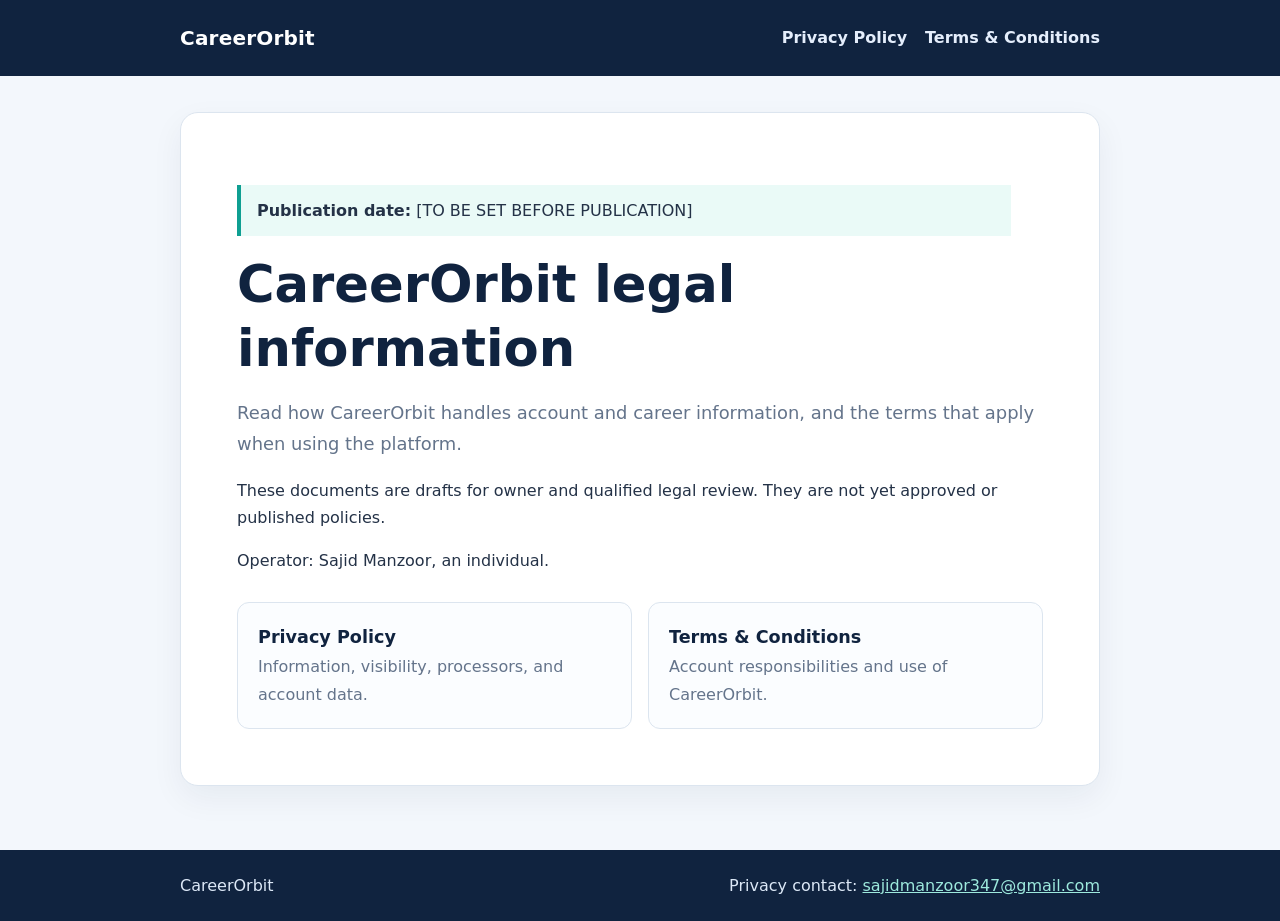
<file: index.html>
<!doctype html>
<html lang="en">
  <head>
    <meta charset="utf-8">
    <meta name="viewport" content="width=device-width, initial-scale=1">
    <meta name="description" content="CareerOrbit privacy policy and terms of use.">
    <title>CareerOrbit Legal</title>
    <link rel="stylesheet" href="styles.css">
  </head>
  <body>
    <header class="site-header">
      <div class="header-inner">
        <a class="brand" href="index.html">CareerOrbit</a>
        <nav aria-label="Legal navigation">
          <a href="privacy.html">Privacy Policy</a>
          <a href="terms.html">Terms &amp; Conditions</a>
        </nav>
      </div>
    </header>
    <main>
      <section class="hero" aria-labelledby="page-title">
        <p class="effective-date"><strong>Publication date:</strong> [TO BE SET BEFORE PUBLICATION]</p>
        <h1 id="page-title">CareerOrbit legal information</h1>
        <p class="lead">
          Read how CareerOrbit handles account and career information, and the terms
          that apply when using the platform.
        </p>
        <p>
          These documents are drafts for owner and qualified legal review. They are
          not yet approved or published policies.
        </p>
        <p>Operator: Sajid Manzoor, an individual.</p>
        <div class="link-grid">
          <a class="link-card" href="privacy.html">
            <strong>Privacy Policy</strong>
            <span>Information, visibility, processors, and account data.</span>
          </a>
          <a class="link-card" href="terms.html">
            <strong>Terms &amp; Conditions</strong>
            <span>Account responsibilities and use of CareerOrbit.</span>
          </a>
        </div>
      </section>
    </main>
    <footer class="site-footer">
      <div class="site-footer-inner">
        <span>CareerOrbit</span>
        <span>Privacy contact: <a href="mailto:sajidmanzoor347@gmail.com">sajidmanzoor347@gmail.com</a></span>
      </div>
    </footer>
  </body>
</html>
</file>
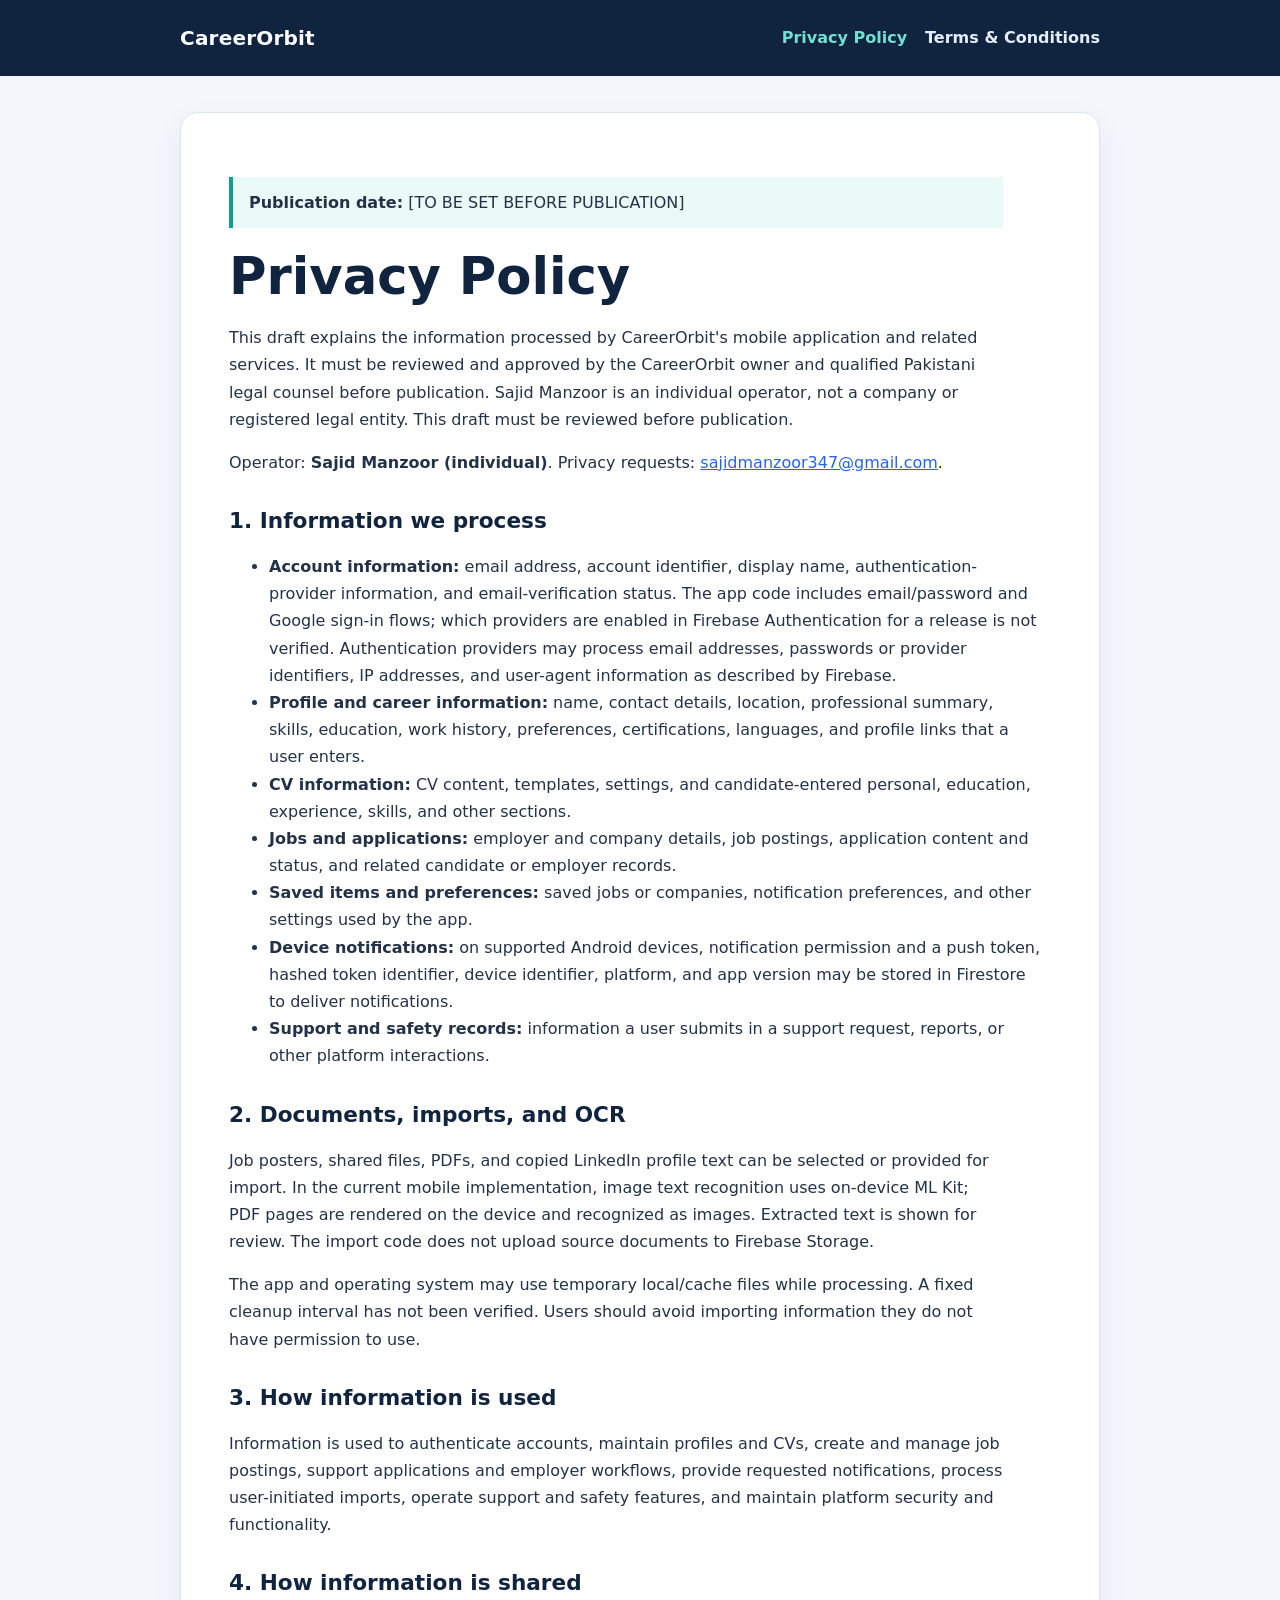
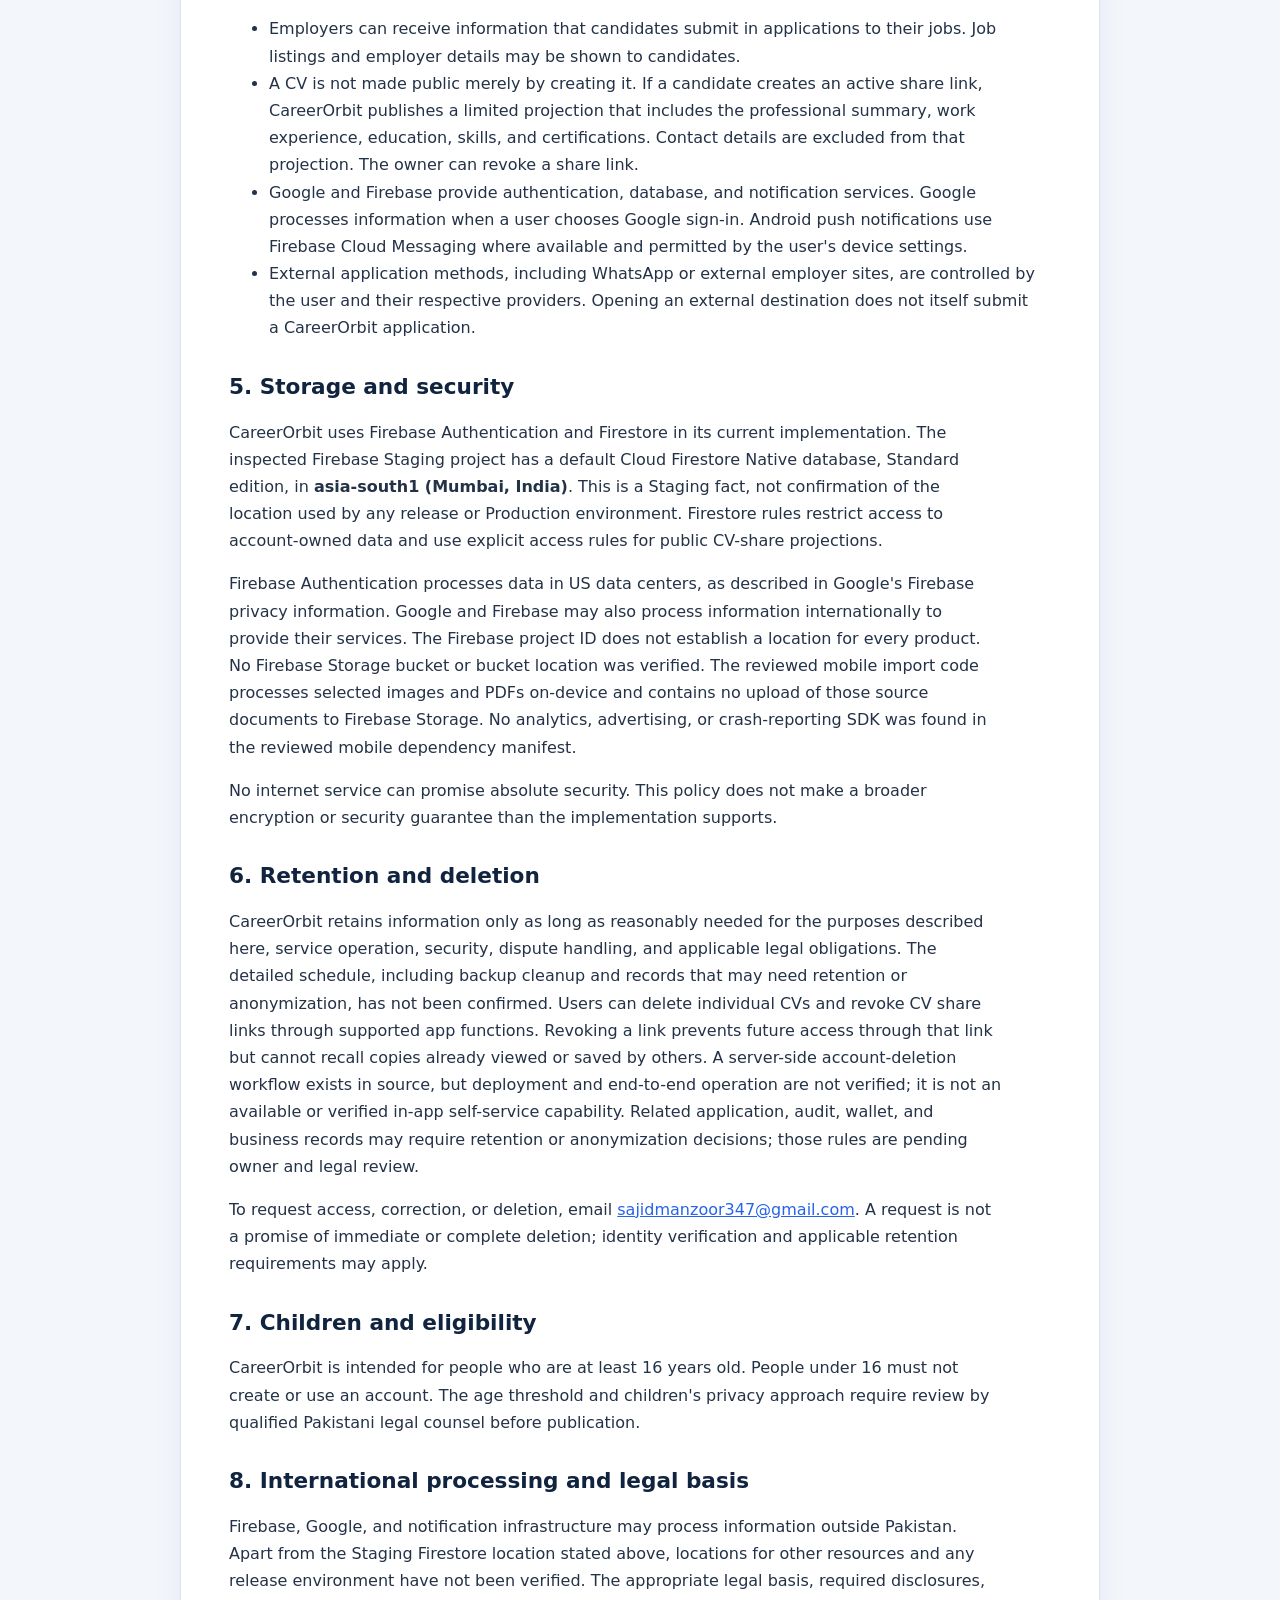
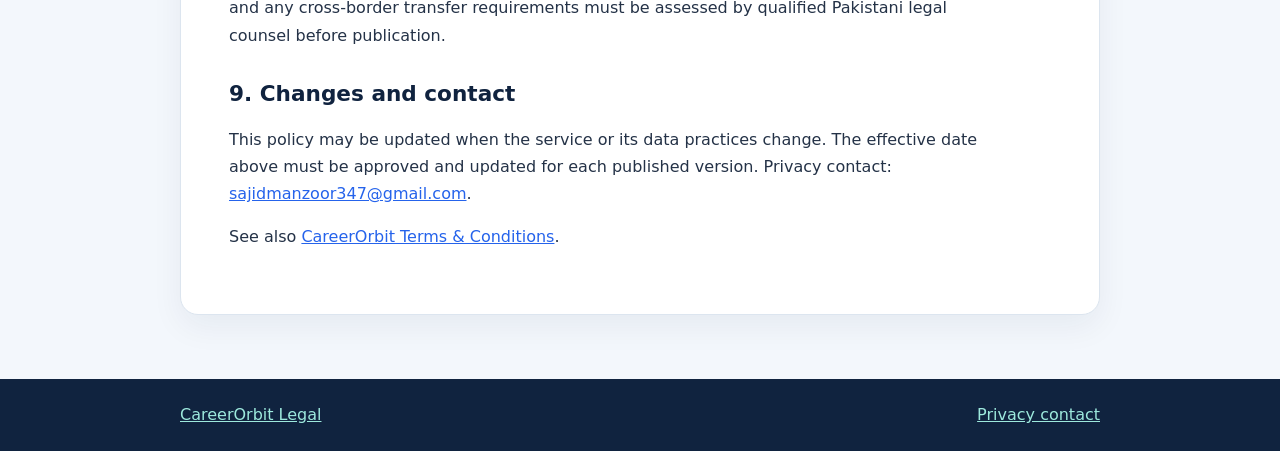
<file: privacy.html>
<!doctype html>
<html lang="en">
  <head>
    <meta charset="utf-8">
    <meta name="viewport" content="width=device-width, initial-scale=1">
    <meta name="description" content="Draft CareerOrbit Privacy Policy.">
    <title>Privacy Policy | CareerOrbit</title>
    <link rel="stylesheet" href="styles.css">
  </head>
  <body>
    <header class="site-header">
      <div class="header-inner">
        <a class="brand" href="index.html">CareerOrbit</a>
        <nav aria-label="Legal navigation">
          <a href="privacy.html" aria-current="page">Privacy Policy</a>
          <a href="terms.html">Terms &amp; Conditions</a>
        </nav>
      </div>
    </header>
    <main>
      <article>
        <p class="effective-date"><strong>Publication date:</strong> [TO BE SET BEFORE PUBLICATION]</p>
        <h1>Privacy Policy</h1>
        <p>
          This draft explains the information processed by CareerOrbit's mobile
          application and related services. It must be reviewed and approved by the
          CareerOrbit owner and qualified Pakistani legal counsel before publication.
          Sajid Manzoor is an individual operator, not a company or registered
          legal entity. This draft must be reviewed before publication.
        </p>
        <p>
          Operator: <strong>Sajid Manzoor (individual)</strong>. Privacy requests:
          <a href="mailto:sajidmanzoor347@gmail.com">sajidmanzoor347@gmail.com</a>.
        </p>

        <h2>1. Information we process</h2>
        <ul>
          <li>
            <strong>Account information:</strong> email address, account identifier,
            display name, authentication-provider information,
            and email-verification status. The app code includes email/password
            and Google sign-in flows; which providers are enabled in Firebase
            Authentication for a release is not verified. Authentication providers
            may process email addresses, passwords or provider identifiers, IP
            addresses, and user-agent information as described by Firebase.
          </li>
          <li>
            <strong>Profile and career information:</strong> name, contact details,
            location, professional summary, skills, education, work history,
            preferences, certifications, languages, and profile links that a user
            enters.
          </li>
          <li>
            <strong>CV information:</strong> CV content, templates, settings, and
            candidate-entered personal, education, experience, skills, and other
            sections.
          </li>
          <li>
            <strong>Jobs and applications:</strong> employer and company details,
            job postings, application content and status, and related candidate or
            employer records.
          </li>
          <li>
            <strong>Saved items and preferences:</strong> saved jobs or companies,
            notification preferences, and other settings used by the app.
          </li>
          <li>
            <strong>Device notifications:</strong> on supported Android devices,
            notification permission and a push token, hashed token identifier,
            device identifier, platform, and app version may be stored in
            Firestore to deliver notifications.
          </li>
          <li>
            <strong>Support and safety records:</strong> information a user submits
            in a support request, reports, or other platform interactions.
          </li>
        </ul>

        <h2>2. Documents, imports, and OCR</h2>
        <p>
          Job posters, shared files, PDFs, and copied LinkedIn profile text can be
          selected or provided for import. In the current mobile implementation,
          image text recognition uses on-device ML Kit; PDF pages are rendered on
          the device and recognized as images. Extracted text is shown for review.
          The import code does not upload source documents to Firebase Storage.
        </p>
        <p>
          The app and operating system may use temporary local/cache files while
          processing. A fixed cleanup interval has not been verified. Users should
          avoid importing information they do not have permission to use.
        </p>

        <h2>3. How information is used</h2>
        <p>
          Information is used to authenticate accounts, maintain profiles and CVs,
          create and manage job postings, support applications and employer
          workflows, provide requested notifications, process user-initiated
          imports, operate support and safety features, and maintain platform
          security and functionality.
        </p>

        <h2>4. How information is shared</h2>
        <ul>
          <li>
            Employers can receive information that candidates submit in applications
            to their jobs. Job listings and employer details may be shown to
            candidates.
          </li>
          <li>
            A CV is not made public merely by creating it. If a candidate creates an
            active share link, CareerOrbit publishes a limited projection that
            includes the professional summary, work experience, education, skills,
            and certifications. Contact details are excluded from that projection.
            The owner can revoke a share link.
          </li>
          <li>
            Google and Firebase provide authentication, database, and notification
            services. Google processes information when a user chooses Google
            sign-in. Android push notifications use Firebase Cloud Messaging
            where available and permitted by the user's device settings.
          </li>
          <li>
            External application methods, including WhatsApp or external employer
            sites, are controlled by the user and their respective providers.
            Opening an external destination does not itself submit a CareerOrbit
            application.
          </li>
        </ul>

        <h2>5. Storage and security</h2>
        <p>
          CareerOrbit uses Firebase Authentication and Firestore in its current
          implementation. The inspected Firebase Staging project has a default
          Cloud Firestore Native database, Standard edition, in
          <strong>asia-south1 (Mumbai, India)</strong>. This is a Staging fact, not
          confirmation of the location used by any release or Production
          environment. Firestore rules restrict access to account-owned data and
          use explicit access rules for public CV-share projections.
        </p>
        <p>
          Firebase Authentication processes data in US data centers, as described
          in Google's Firebase privacy information. Google and Firebase may also
          process information internationally to provide their services. The
          Firebase project ID does not establish a location for every product.
          No Firebase Storage bucket or bucket location was verified. The reviewed
          mobile import code processes selected images and PDFs on-device and
          contains no upload of those source documents to Firebase Storage. No
          analytics, advertising, or crash-reporting SDK was found in the reviewed
          mobile dependency manifest.
        </p>
        <p>
          No internet service can promise absolute security. This policy does not
          make a broader encryption or security guarantee than the implementation
          supports.
        </p>

        <h2>6. Retention and deletion</h2>
        <p>
          CareerOrbit retains information only as long as reasonably needed for
          the purposes described here, service operation, security, dispute
          handling, and applicable legal obligations. The detailed schedule,
          including backup cleanup and records that may need retention or
          anonymization, has not been confirmed. Users can delete individual CVs
          and revoke CV share links through supported app functions. Revoking a
          link prevents future access through that link but cannot recall copies
          already viewed or saved by others. A server-side account-deletion
          workflow exists in source, but deployment and end-to-end operation are
          not verified; it is not an available or verified in-app self-service
          capability. Related
          application, audit, wallet, and business records may require retention or
          anonymization decisions; those rules are pending owner and legal review.
        </p>
        <p>
          To request access, correction, or deletion, email
          <a href="mailto:sajidmanzoor347@gmail.com">sajidmanzoor347@gmail.com</a>.
          A request is not a promise of immediate or complete deletion; identity
          verification and applicable retention requirements may apply.
        </p>

        <h2>7. Children and eligibility</h2>
        <p>
          CareerOrbit is intended for people who are at least 16 years old. People
          under 16 must not create or use an account. The age threshold and
          children's privacy approach require review by qualified Pakistani legal
          counsel before publication.
        </p>

        <h2>8. International processing and legal basis</h2>
        <p>
          Firebase, Google, and notification infrastructure may process
          information outside Pakistan. Apart from the Staging Firestore location
          stated above, locations for other resources and any release environment
          have not been verified. The appropriate legal basis, required disclosures,
          and any cross-border transfer requirements must be assessed by qualified
          Pakistani legal counsel before publication.
        </p>

        <h2>9. Changes and contact</h2>
        <p>
          This policy may be updated when the service or its data practices change.
          The effective date above must be approved and updated for each published
          version. Privacy contact:
          <a href="mailto:sajidmanzoor347@gmail.com">sajidmanzoor347@gmail.com</a>.
        </p>
        <p>See also <a href="terms.html">CareerOrbit Terms &amp; Conditions</a>.</p>
      </article>
    </main>
    <footer class="site-footer">
      <div class="site-footer-inner">
        <a href="index.html">CareerOrbit Legal</a>
        <a href="mailto:sajidmanzoor347@gmail.com">Privacy contact</a>
      </div>
    </footer>
  </body>
</html>
</file>
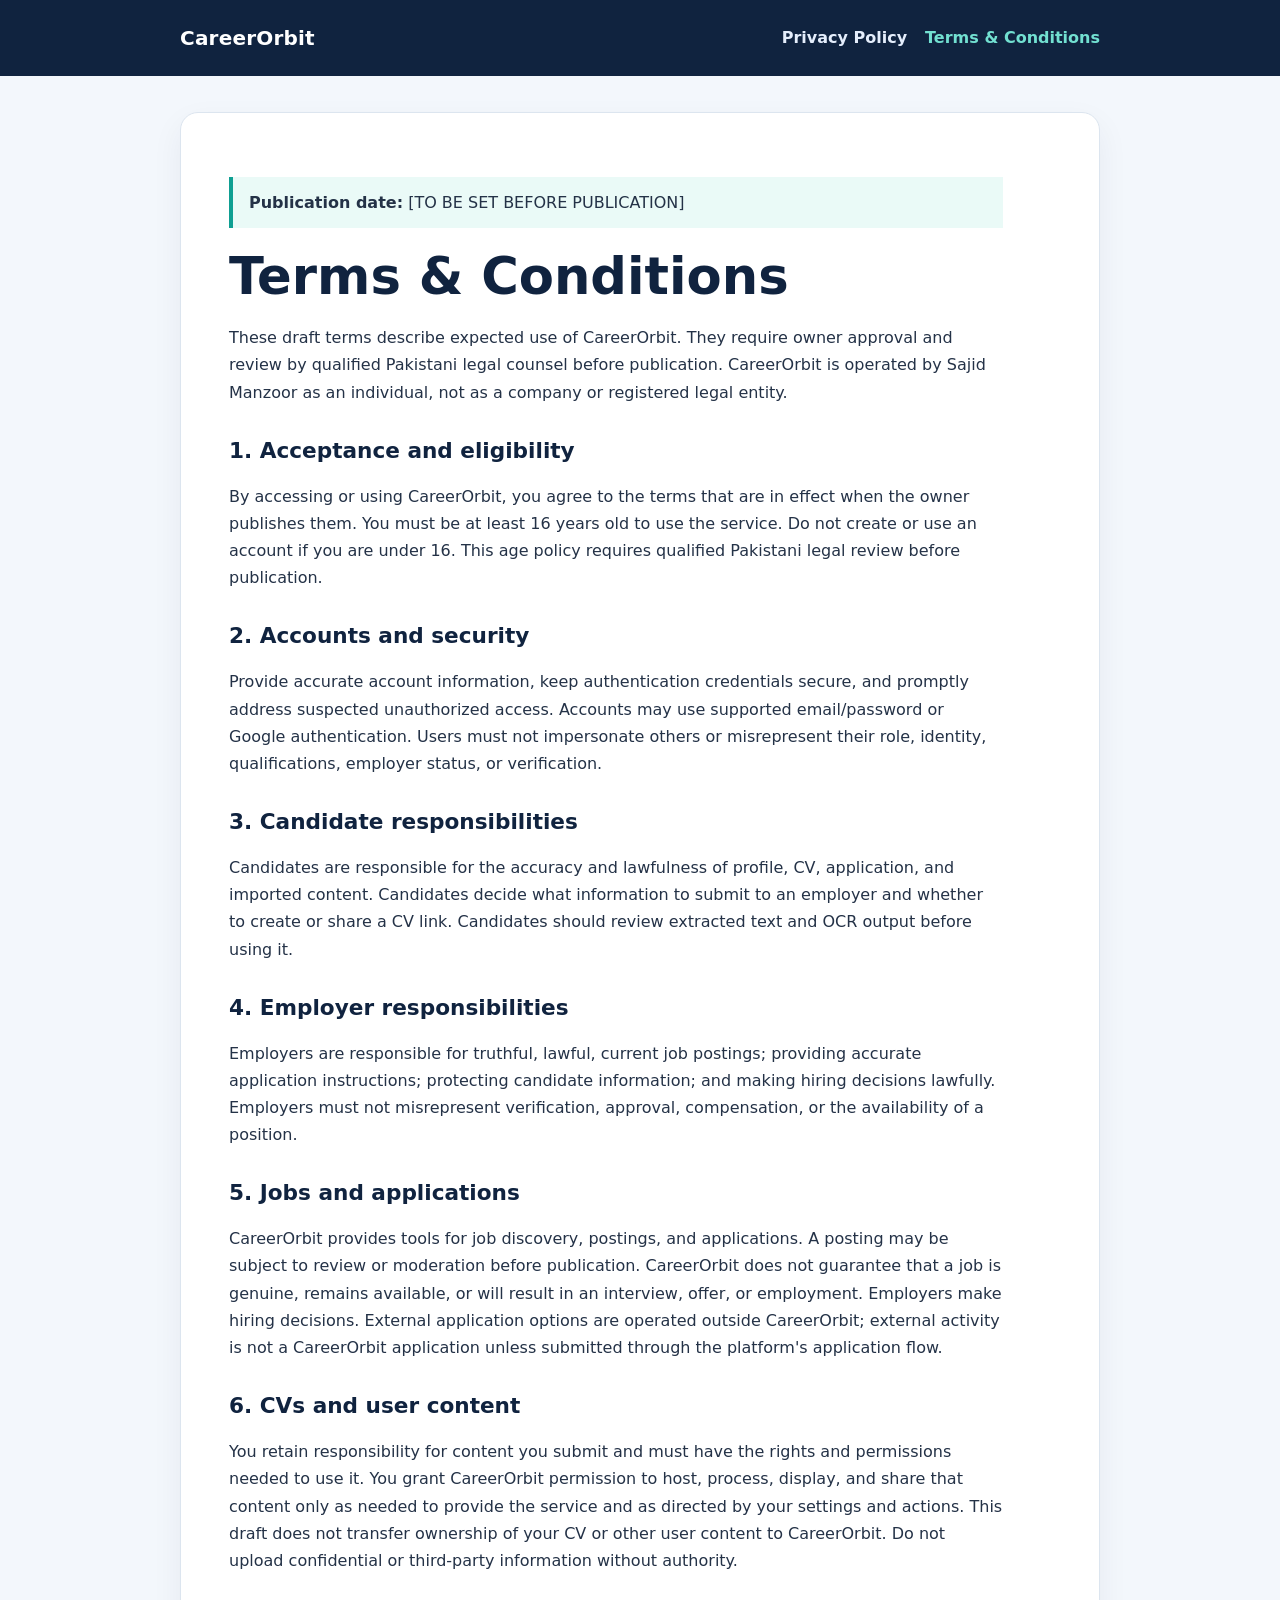
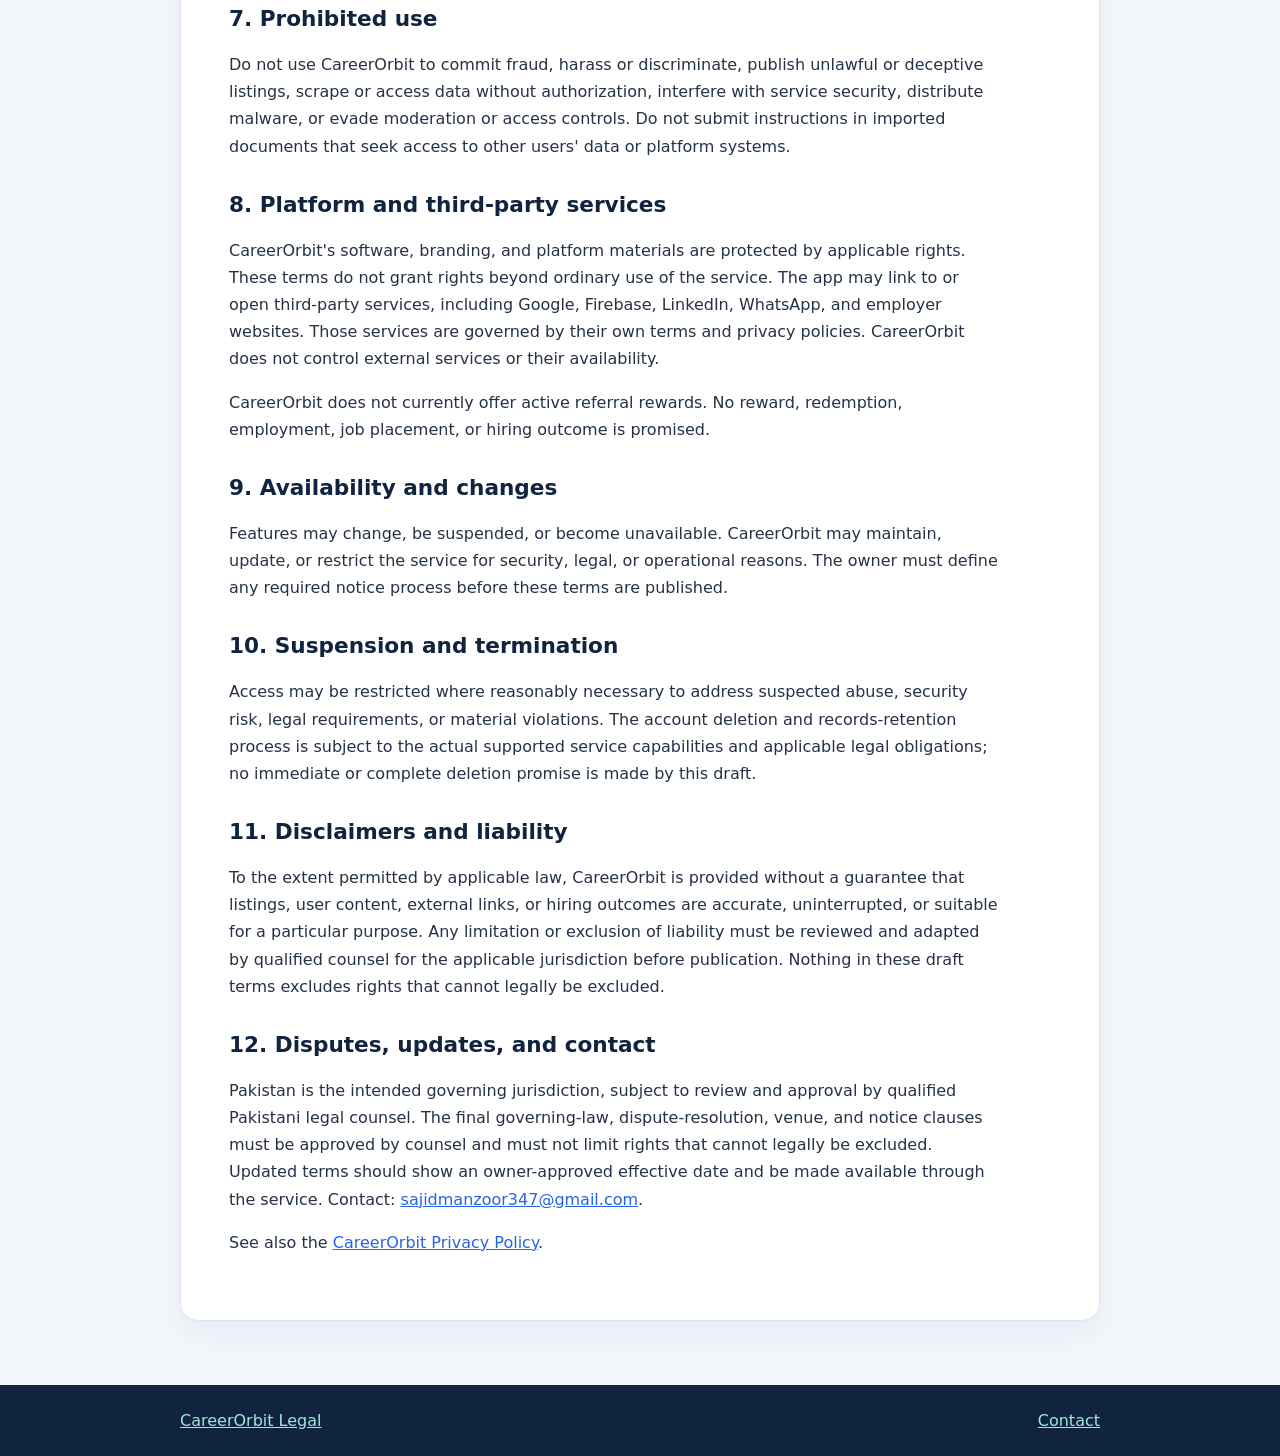
<file: terms.html>
<!doctype html>
<html lang="en">
  <head>
    <meta charset="utf-8">
    <meta name="viewport" content="width=device-width, initial-scale=1">
    <meta name="description" content="Draft CareerOrbit Terms and Conditions.">
    <title>Terms &amp; Conditions | CareerOrbit</title>
    <link rel="stylesheet" href="styles.css">
  </head>
  <body>
    <header class="site-header">
      <div class="header-inner">
        <a class="brand" href="index.html">CareerOrbit</a>
        <nav aria-label="Legal navigation">
          <a href="privacy.html">Privacy Policy</a>
          <a href="terms.html" aria-current="page">Terms &amp; Conditions</a>
        </nav>
      </div>
    </header>
    <main>
      <article>
        <p class="effective-date"><strong>Publication date:</strong> [TO BE SET BEFORE PUBLICATION]</p>
        <h1>Terms &amp; Conditions</h1>
        <p>
          These draft terms describe expected use of CareerOrbit. They require
          owner approval and review by qualified Pakistani legal counsel before
          publication. CareerOrbit is operated by Sajid Manzoor as an individual,
          not as a company or registered legal entity.
        </p>

        <h2>1. Acceptance and eligibility</h2>
        <p>
          By accessing or using CareerOrbit, you agree to the terms that are in
          effect when the owner publishes them. You must be at least 16 years old
          to use the service. Do not create or use an account if you are under 16.
          This age policy requires qualified Pakistani legal review before
          publication.
        </p>

        <h2>2. Accounts and security</h2>
        <p>
          Provide accurate account information, keep authentication credentials
          secure, and promptly address suspected unauthorized access. Accounts may
          use supported email/password or Google authentication. Users must not
          impersonate others or misrepresent their role, identity, qualifications,
          employer status, or verification.
        </p>

        <h2>3. Candidate responsibilities</h2>
        <p>
          Candidates are responsible for the accuracy and lawfulness of profile,
          CV, application, and imported content. Candidates decide what information
          to submit to an employer and whether to create or share a CV link.
          Candidates should review extracted text and OCR output before using it.
        </p>

        <h2>4. Employer responsibilities</h2>
        <p>
          Employers are responsible for truthful, lawful, current job postings;
          providing accurate application instructions; protecting candidate
          information; and making hiring decisions lawfully. Employers must not
          misrepresent verification, approval, compensation, or the availability
          of a position.
        </p>

        <h2>5. Jobs and applications</h2>
        <p>
          CareerOrbit provides tools for job discovery, postings, and applications.
          A posting may be subject to review or moderation before publication.
          CareerOrbit does not guarantee that a job is genuine, remains available,
          or will result in an interview, offer, or employment. Employers make
          hiring decisions. External application options are operated outside
          CareerOrbit; external activity is not a CareerOrbit application unless
          submitted through the platform's application flow.
        </p>

        <h2>6. CVs and user content</h2>
        <p>
          You retain responsibility for content you submit and must have the rights
          and permissions needed to use it. You grant CareerOrbit permission to
          host, process, display, and share that content only as needed to provide
          the service and as directed by your settings and actions. This draft does
          not transfer ownership of your CV or other user content to CareerOrbit.
          Do not upload confidential or third-party information without authority.
        </p>

        <h2>7. Prohibited use</h2>
        <p>
          Do not use CareerOrbit to commit fraud, harass or discriminate, publish
          unlawful or deceptive listings, scrape or access data without
          authorization, interfere with service security, distribute malware, or
          evade moderation or access controls. Do not submit instructions in
          imported documents that seek access to other users' data or platform
          systems.
        </p>

        <h2>8. Platform and third-party services</h2>
        <p>
          CareerOrbit's software, branding, and platform materials are protected
          by applicable rights. These terms do not grant rights beyond ordinary
          use of the service. The app may link to or open third-party services,
          including Google, Firebase, LinkedIn, WhatsApp, and employer websites.
          Those services are governed by their own terms and privacy policies.
          CareerOrbit does not control external services or their availability.
        </p>
        <p>
          CareerOrbit does not currently offer active referral rewards. No reward,
          redemption, employment, job placement, or hiring outcome is promised.
        </p>

        <h2>9. Availability and changes</h2>
        <p>
          Features may change, be suspended, or become unavailable. CareerOrbit
          may maintain, update, or restrict the service for security, legal, or
          operational reasons. The owner must define any required notice process
          before these terms are published.
        </p>

        <h2>10. Suspension and termination</h2>
        <p>
          Access may be restricted where reasonably necessary to address suspected
          abuse, security risk, legal requirements, or material violations. The
          account deletion and records-retention process is subject to the actual
          supported service capabilities and applicable legal obligations; no
          immediate or complete deletion promise is made by this draft.
        </p>

        <h2>11. Disclaimers and liability</h2>
        <p>
          To the extent permitted by applicable law, CareerOrbit is provided
          without a guarantee that listings, user content, external links, or
          hiring outcomes are accurate, uninterrupted, or suitable for a particular
          purpose. Any limitation or exclusion of liability must be reviewed and
          adapted by qualified counsel for the applicable jurisdiction before
          publication. Nothing in these draft terms excludes rights that cannot
          legally be excluded.
        </p>

        <h2>12. Disputes, updates, and contact</h2>
        <p>
          Pakistan is the intended governing jurisdiction, subject to review and
          approval by qualified Pakistani legal counsel. The final governing-law,
          dispute-resolution, venue, and notice clauses must be approved by counsel
          and must not limit rights that cannot legally be excluded. Updated terms
          should show an owner-approved effective date and be made available
          through the service. Contact:
          <a href="mailto:sajidmanzoor347@gmail.com">sajidmanzoor347@gmail.com</a>.
        </p>
        <p>See also the <a href="privacy.html">CareerOrbit Privacy Policy</a>.</p>
      </article>
    </main>
    <footer class="site-footer">
      <div class="site-footer-inner">
        <a href="index.html">CareerOrbit Legal</a>
        <a href="mailto:sajidmanzoor347@gmail.com">Contact</a>
      </div>
    </footer>
  </body>
</html>
</file>
<file: styles.css>
:root {
  color-scheme: light;
  --navy: #10233f;
  --blue: #2563eb;
  --teal: #0f9f92;
  --ink: #243247;
  --muted: #64748b;
  --paper: #ffffff;
  --surface: #f3f7fc;
  --line: #dce5ef;
}

* { box-sizing: border-box; }

body {
  margin: 0;
  background: var(--surface);
  color: var(--ink);
  font: 16px/1.7 system-ui, -apple-system, "Segoe UI", sans-serif;
}

a { color: var(--blue); }
a:focus-visible, button:focus-visible {
  outline: 3px solid var(--teal);
  outline-offset: 3px;
}

.site-header {
  background: var(--navy);
  color: var(--paper);
}

.header-inner, main, .site-footer-inner {
  width: min(100% - 32px, 920px);
  margin-inline: auto;
}

.header-inner {
  min-height: 76px;
  display: flex;
  align-items: center;
  justify-content: space-between;
  gap: 20px;
}

.brand {
  color: var(--paper);
  font-size: 1.25rem;
  font-weight: 800;
  letter-spacing: .01em;
  text-decoration: none;
}

nav { display: flex; flex-wrap: wrap; gap: 18px; }
nav a { color: #e5eefc; font-weight: 650; text-decoration: none; }
nav a[aria-current="page"] { color: #72e0d1; }

main { padding-block: 36px 64px; }

.hero, article {
  background: var(--paper);
  border: 1px solid var(--line);
  border-radius: 18px;
  box-shadow: 0 12px 32px rgb(16 35 63 / 6%);
}

.hero { padding: clamp(24px, 7vw, 56px); }
article { padding: clamp(22px, 5vw, 48px); }

h1, h2, h3 { color: var(--navy); line-height: 1.25; }
h1 { margin: 0 0 12px; font-size: clamp(2rem, 7vw, 3.2rem); }
h2 { margin-top: 2rem; font-size: 1.35rem; }
h3 { font-size: 1.05rem; }
p, li { max-width: 76ch; }
.lead { color: var(--muted); font-size: 1.12rem; }
.effective-date, .owner-note {
  border-left: 4px solid var(--teal);
  background: #eafaf7;
  padding: 12px 16px;
}

.link-grid {
  display: grid;
  grid-template-columns: repeat(auto-fit, minmax(min(100%, 240px), 1fr));
  gap: 16px;
  margin-top: 28px;
}

.link-card {
  display: block;
  padding: 20px;
  border: 1px solid var(--line);
  border-radius: 12px;
  color: var(--navy);
  text-decoration: none;
  background: #fbfdff;
}

.link-card:hover { border-color: var(--blue); }
.link-card strong { display: block; font-size: 1.1rem; }
.link-card span { color: var(--muted); }
.muted { color: var(--muted); }

.site-footer {
  background: var(--navy);
  color: #dce8f7;
  padding-block: 22px;
}

.site-footer-inner {
  display: flex;
  flex-wrap: wrap;
  justify-content: space-between;
  gap: 8px 24px;
}
.site-footer a { color: #9de9dd; }

@media (max-width: 520px) {
  .header-inner { align-items: flex-start; flex-direction: column; padding-block: 14px; }
  nav { gap: 14px; }
  main { padding-block: 18px 40px; }
}
</file>
